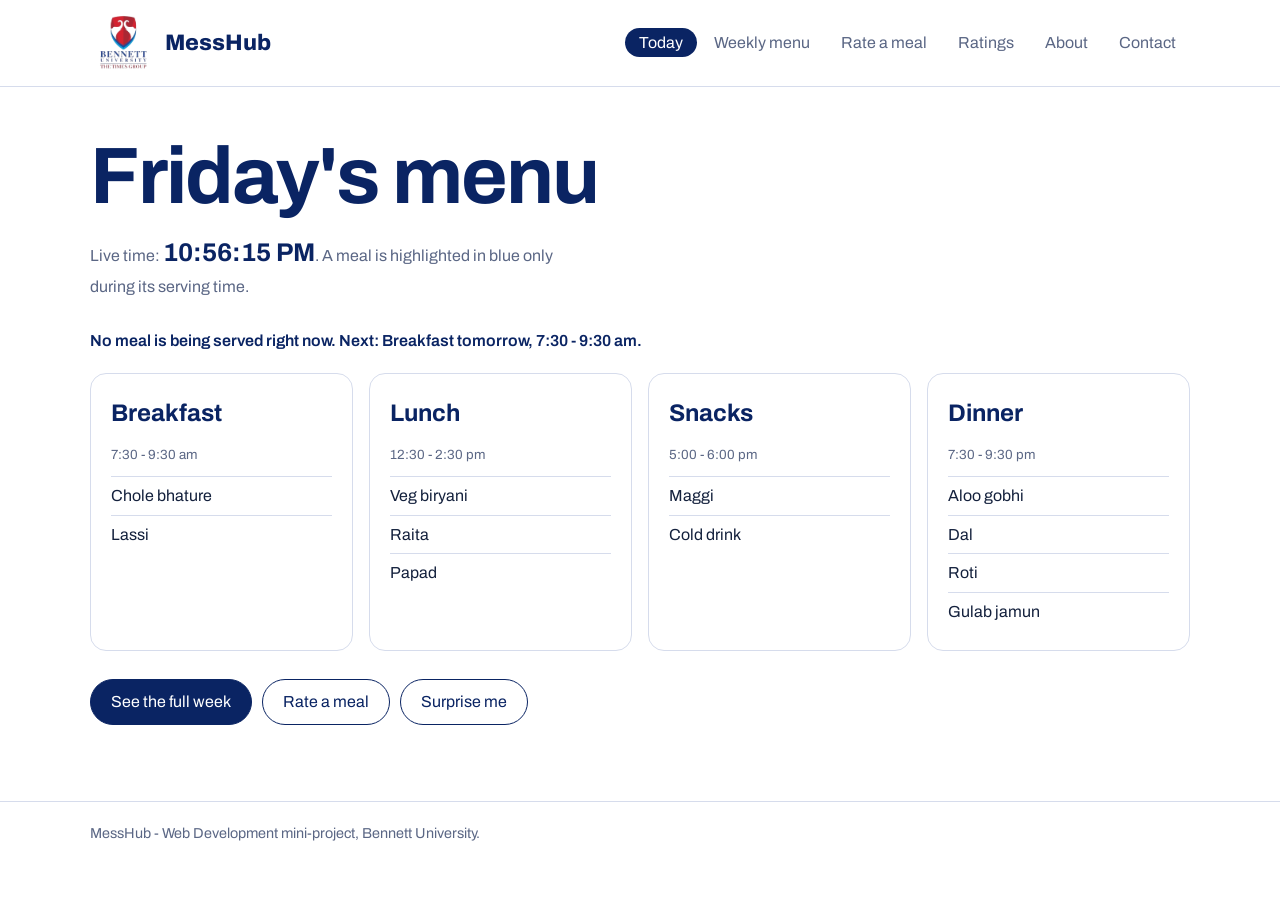
<file: index.html>
<!DOCTYPE html>
<html lang="en">
<head>
  <meta charset="UTF-8">
  <meta name="viewport" content="width=device-width, initial-scale=1">
  <title>Today | MessHub</title>
  <link rel="stylesheet" href="https://fonts.googleapis.com/css2?family=Archivo:wght@400;600;800&amp;display=swap">
  <link rel="stylesheet" href="css/style.css">
  <script src="js/script.js" defer></script>
</head>
<body id="home">
  <header>
    <div class="wrap">
      <a class="logo" href="index.html"><img src="assets/images/bennett-logo.png" alt="Bennett University logo"><span>MessHub</span></a>
      <nav>
      <a href="index.html" class="active">Today</a>
      <a href="menu.html">Weekly menu</a>
      <a href="feedback.html">Rate a meal</a>
      <a href="ratings.html">Ratings</a>
      <a href="about.html">About</a>
      <a href="contact.html">Contact</a>
      </nav>
    </div>
  </header>
  <main>
    <div class="wrap">
      <h1 id="title">Today's menu</h1>
      <p class="lead">Live time: <span id="clock"></span>. A meal is highlighted in blue only during its serving time.</p>
      <p class="status" id="status"></p>
      <div class="grid" id="grid"></div>
      <div class="row">
        <a class="btn" href="menu.html">See the full week</a>
        <a class="btn light" href="feedback.html">Rate a meal</a>
        <button class="btn light" id="surprise">Surprise me</button>
      </div>
      <p class="ok" id="pick"></p>
    </div>
  </main>
  <footer>
    <div class="wrap">MessHub - Web Development mini-project, Bennett University.</div>
  </footer>
</body>
</html>
</file>
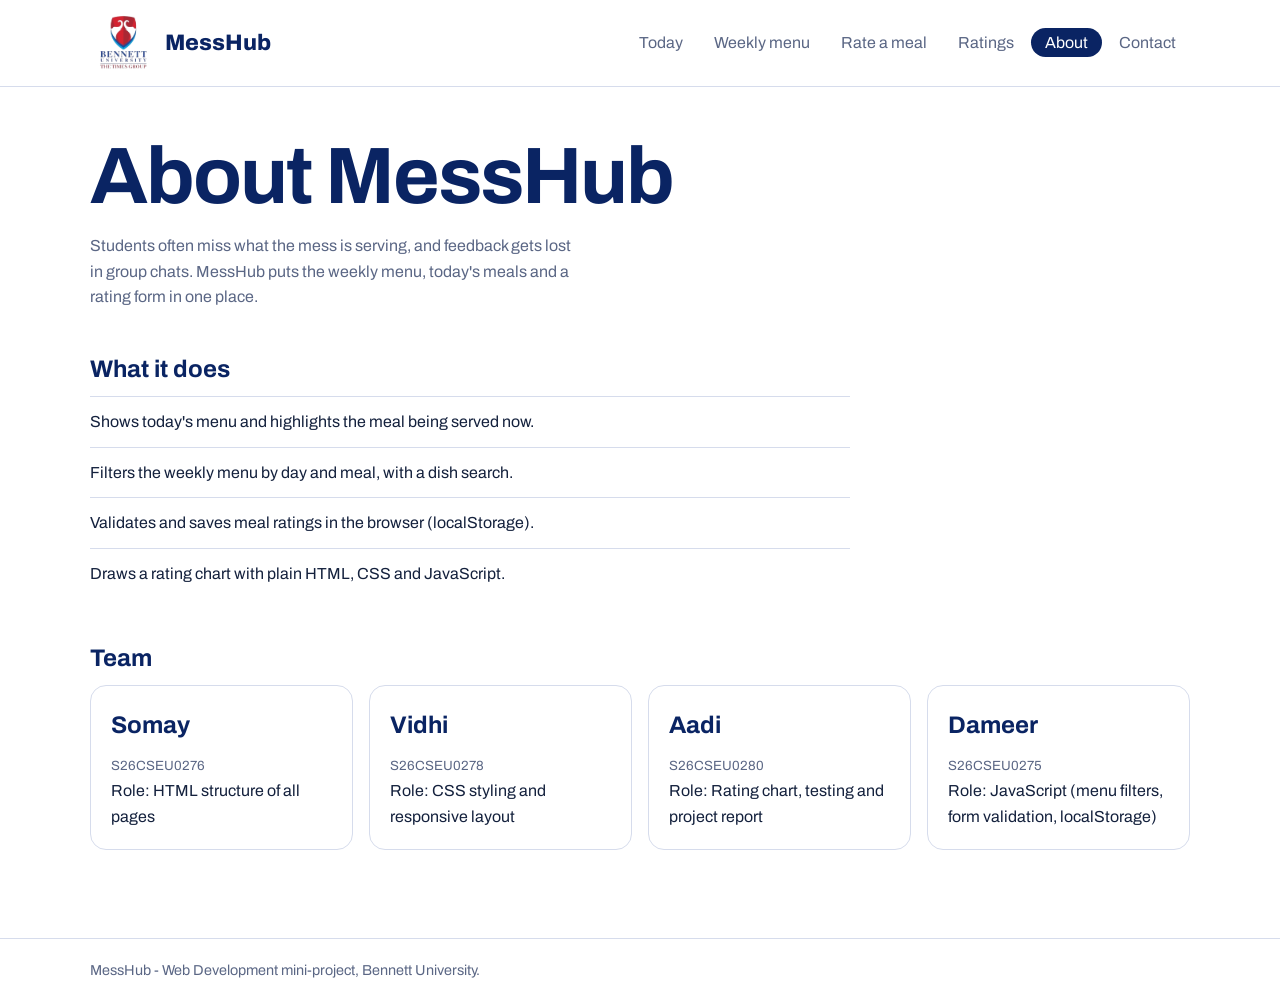
<file: about.html>
<!DOCTYPE html>
<html lang="en">
<head>
  <meta charset="UTF-8">
  <meta name="viewport" content="width=device-width, initial-scale=1">
  <title>About | MessHub</title>
  <link rel="stylesheet" href="https://fonts.googleapis.com/css2?family=Archivo:wght@400;600;800&amp;display=swap">
  <link rel="stylesheet" href="css/style.css">
  <script src="js/script.js" defer></script>
</head>
<body id="about">
  <header>
    <div class="wrap">
      <a class="logo" href="index.html"><img src="assets/images/bennett-logo.png" alt="Bennett University logo"><span>MessHub</span></a>
      <nav>
      <a href="index.html">Today</a>
      <a href="menu.html">Weekly menu</a>
      <a href="feedback.html">Rate a meal</a>
      <a href="ratings.html">Ratings</a>
      <a href="about.html" class="active">About</a>
      <a href="contact.html">Contact</a>
      </nav>
    </div>
  </header>
  <main>
    <div class="wrap">
      <h1>About MessHub</h1>
      <p class="lead">Students often miss what the mess is serving, and feedback gets lost in group chats. MessHub puts the weekly menu, today's meals and a rating form in one place.</p>
      <section><h2>What it does</h2>
        <ul class="list">
          <li>Shows today's menu and highlights the meal being served now.</li>
          <li>Filters the weekly menu by day and meal, with a dish search.</li>
          <li>Validates and saves meal ratings in the browser (localStorage).</li>
          <li>Draws a rating chart with plain HTML, CSS and JavaScript.</li>
        </ul>
      </section>
      <section><h2>Team</h2>
        <div class="grid">
        <div class="card"><h2>Somay</h2><small>S26CSEU0276</small><p>Role: HTML structure of all pages</p></div>
        <div class="card"><h2>Vidhi</h2><small>S26CSEU0278</small><p>Role: CSS styling and responsive layout</p></div>
        <div class="card"><h2>Aadi</h2><small>S26CSEU0280</small><p>Role: Rating chart, testing and project report</p></div>
        <div class="card"><h2>Dameer</h2><small>S26CSEU0275</small><p>Role: JavaScript (menu filters, form validation, localStorage)</p></div>
        </div>
      </section>
    </div>
  </main>
  <footer>
    <div class="wrap">MessHub - Web Development mini-project, Bennett University.</div>
  </footer>
</body>
</html>
</file>
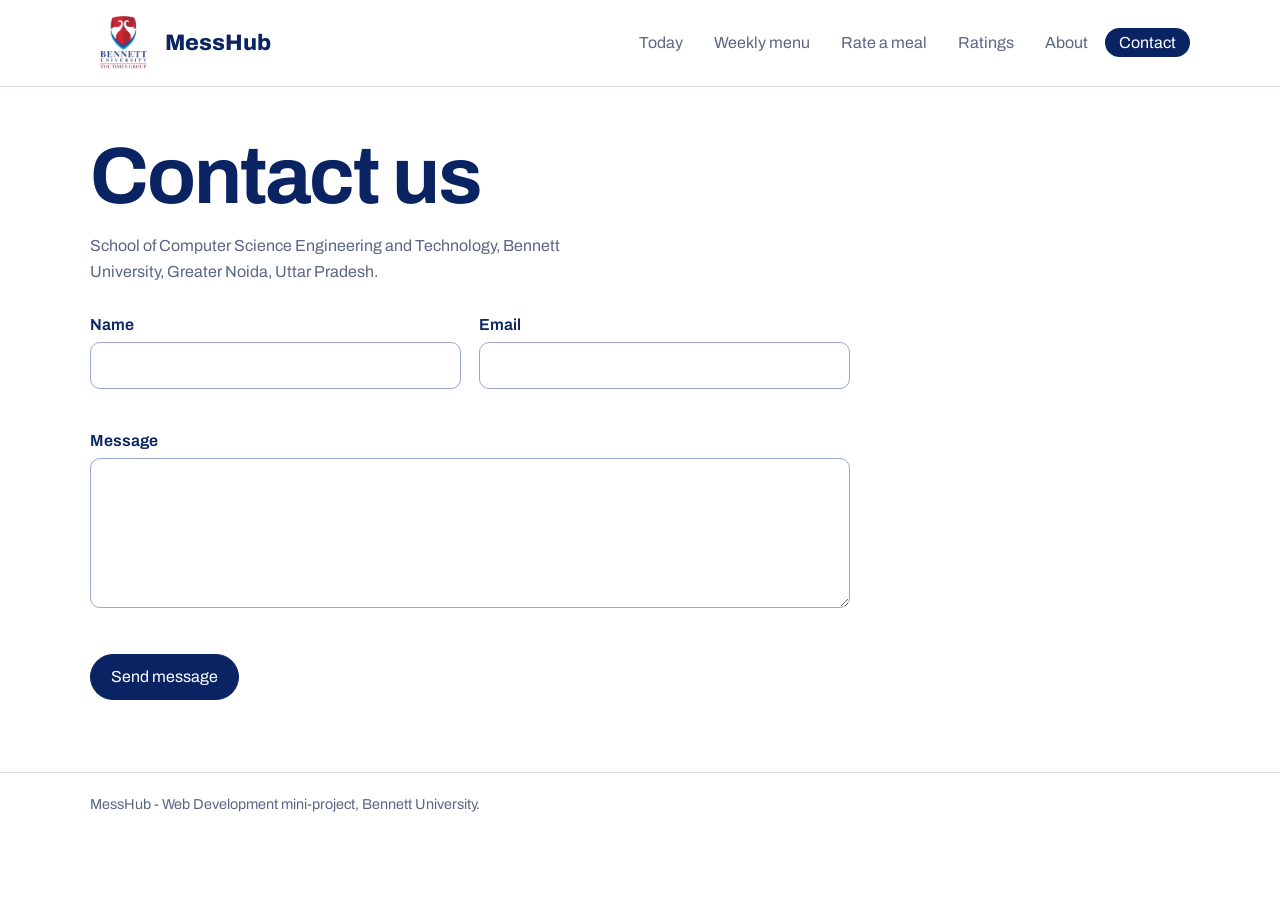
<file: contact.html>
<!DOCTYPE html>
<html lang="en">
<head>
  <meta charset="UTF-8">
  <meta name="viewport" content="width=device-width, initial-scale=1">
  <title>Contact | MessHub</title>
  <link rel="stylesheet" href="https://fonts.googleapis.com/css2?family=Archivo:wght@400;600;800&amp;display=swap">
  <link rel="stylesheet" href="css/style.css">
  <script src="js/script.js" defer></script>
</head>
<body id="contact">
  <header>
    <div class="wrap">
      <a class="logo" href="index.html"><img src="assets/images/bennett-logo.png" alt="Bennett University logo"><span>MessHub</span></a>
      <nav>
      <a href="index.html">Today</a>
      <a href="menu.html">Weekly menu</a>
      <a href="feedback.html">Rate a meal</a>
      <a href="ratings.html">Ratings</a>
      <a href="about.html">About</a>
      <a href="contact.html" class="active">Contact</a>
      </nav>
    </div>
  </header>
  <main>
    <div class="wrap">
      <h1>Contact us</h1>
      <p class="lead">School of Computer Science Engineering and Technology, Bennett University, Greater Noida, Uttar Pradesh.</p>
      <form id="ctForm" class="form" novalidate>
        <div><label for="name">Name</label><input id="name" name="name" type="text" placeholder=""><p class="err" id="name-err"></p></div>
        <div><label for="email">Email</label><input id="email" name="email" type="text" placeholder=""><p class="err" id="email-err"></p></div>
        <div class="wide"><label for="message">Message</label><textarea id="message" name="message" rows="5"></textarea><p class="err" id="message-err"></p></div>
        <div class="wide"><button class="btn" type="submit">Send message</button><p class="ok" id="ok"></p></div>
      </form>
    </div>
  </main>
  <footer>
    <div class="wrap">MessHub - Web Development mini-project, Bennett University.</div>
  </footer>
</body>
</html>
</file>
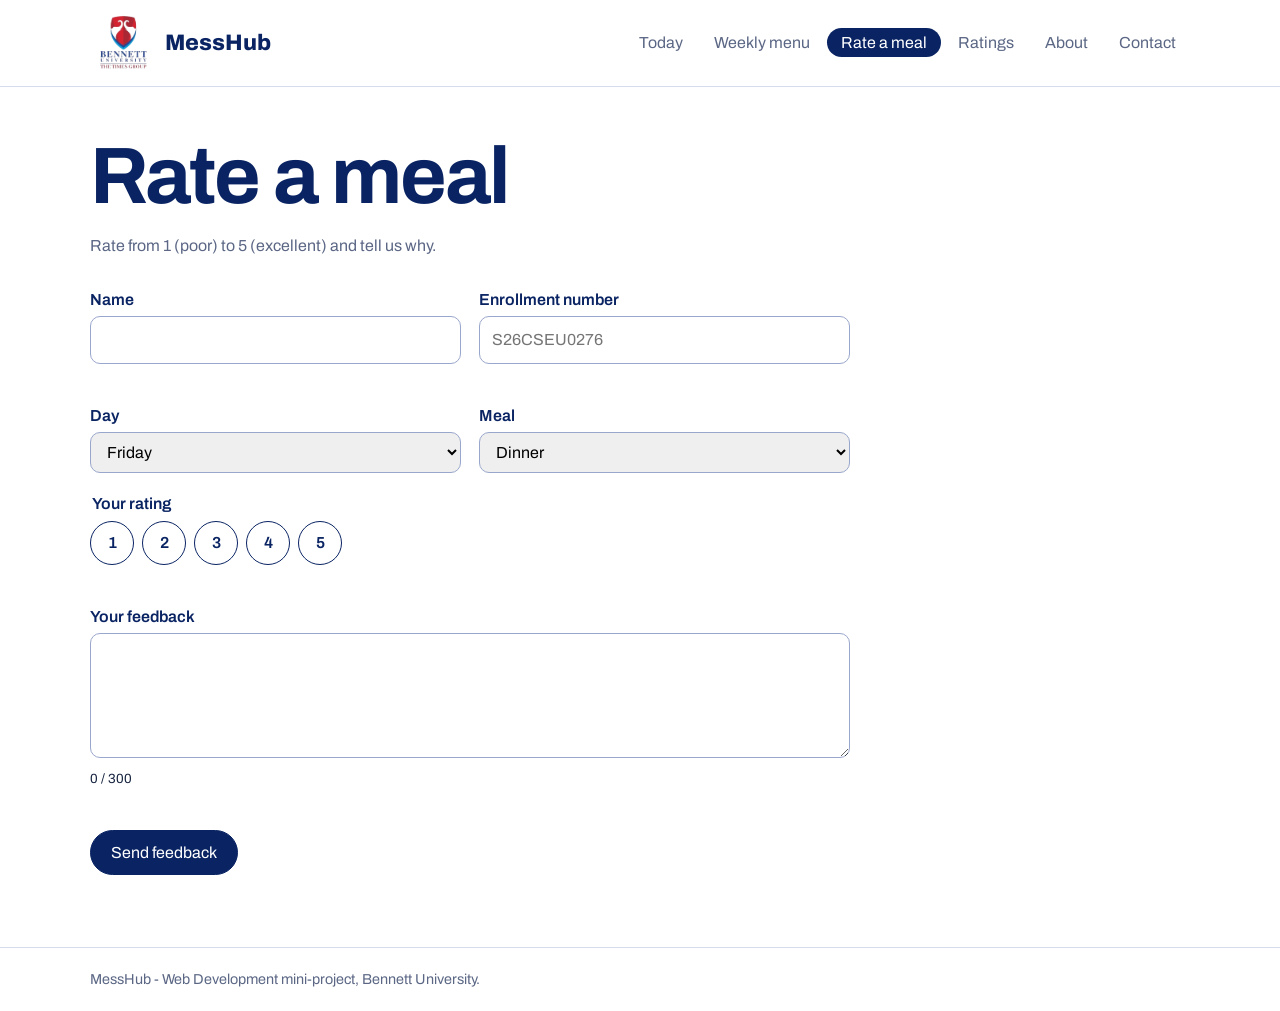
<file: feedback.html>
<!DOCTYPE html>
<html lang="en">
<head>
  <meta charset="UTF-8">
  <meta name="viewport" content="width=device-width, initial-scale=1">
  <title>Rate a meal | MessHub</title>
  <link rel="stylesheet" href="https://fonts.googleapis.com/css2?family=Archivo:wght@400;600;800&amp;display=swap">
  <link rel="stylesheet" href="css/style.css">
  <script src="js/script.js" defer></script>
</head>
<body id="feedback">
  <header>
    <div class="wrap">
      <a class="logo" href="index.html"><img src="assets/images/bennett-logo.png" alt="Bennett University logo"><span>MessHub</span></a>
      <nav>
      <a href="index.html">Today</a>
      <a href="menu.html">Weekly menu</a>
      <a href="feedback.html" class="active">Rate a meal</a>
      <a href="ratings.html">Ratings</a>
      <a href="about.html">About</a>
      <a href="contact.html">Contact</a>
      </nav>
    </div>
  </header>
  <main>
    <div class="wrap">
      <h1>Rate a meal</h1>
      <p class="lead">Rate from 1 (poor) to 5 (excellent) and tell us why.</p>
      <form id="fbForm" class="form" novalidate>
        <div><label for="name">Name</label><input id="name" name="name" type="text" placeholder=""><p class="err" id="name-err"></p></div>
        <div><label for="enroll">Enrollment number</label><input id="enroll" name="enroll" type="text" placeholder="S26CSEU0276"><p class="err" id="enroll-err"></p></div>
        <div><label for="day">Day</label><select id="day" name="day"></select></div>
        <div><label for="meal">Meal</label><select id="meal" name="meal"></select></div>
        <fieldset class="wide">
          <legend>Your rating</legend>
          <div class="rate"><label><input type="radio" name="rating" value="1">1</label><label><input type="radio" name="rating" value="2">2</label><label><input type="radio" name="rating" value="3">3</label><label><input type="radio" name="rating" value="4">4</label><label><input type="radio" name="rating" value="5">5</label><span id="ratingWord"></span></div>
          <p class="err" id="rating-err"></p>
        </fieldset>
        <div class="wide">
          <label for="comment">Your feedback</label>
          <textarea id="comment" name="comment" rows="4" maxlength="300"></textarea>
          <small id="count">0 / 300</small>
          <p class="err" id="comment-err"></p>
        </div>
        <div class="wide"><button class="btn" type="submit">Send feedback</button><p class="ok" id="ok"></p></div>
      </form>
    </div>
  </main>
  <footer>
    <div class="wrap">MessHub - Web Development mini-project, Bennett University.</div>
  </footer>
</body>
</html>
</file>
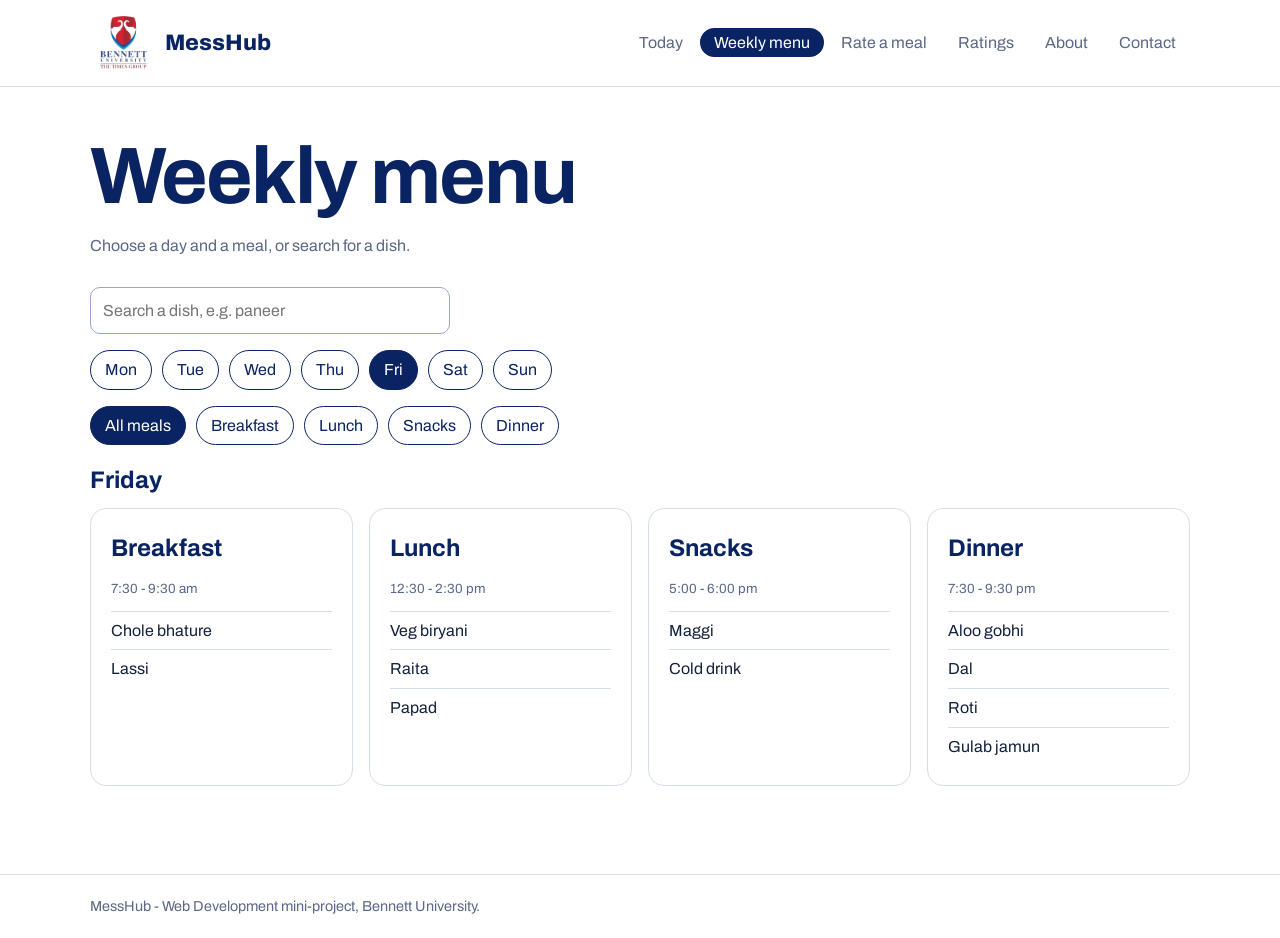
<file: menu.html>
<!DOCTYPE html>
<html lang="en">
<head>
  <meta charset="UTF-8">
  <meta name="viewport" content="width=device-width, initial-scale=1">
  <title>Weekly menu | MessHub</title>
  <link rel="stylesheet" href="https://fonts.googleapis.com/css2?family=Archivo:wght@400;600;800&amp;display=swap">
  <link rel="stylesheet" href="css/style.css">
  <script src="js/script.js" defer></script>
</head>
<body id="menu">
  <header>
    <div class="wrap">
      <a class="logo" href="index.html"><img src="assets/images/bennett-logo.png" alt="Bennett University logo"><span>MessHub</span></a>
      <nav>
      <a href="index.html">Today</a>
      <a href="menu.html" class="active">Weekly menu</a>
      <a href="feedback.html">Rate a meal</a>
      <a href="ratings.html">Ratings</a>
      <a href="about.html">About</a>
      <a href="contact.html">Contact</a>
      </nav>
    </div>
  </header>
  <main>
    <div class="wrap">
      <h1>Weekly menu</h1>
      <p class="lead">Choose a day and a meal, or search for a dish.</p>
      <input id="search" type="search" placeholder="Search a dish, e.g. paneer">
      <div class="row" id="days"></div>
      <div class="row" id="meals"></div>
      <h2 id="heading"></h2>
      <div class="grid" id="grid"></div>
    </div>
  </main>
  <footer>
    <div class="wrap">MessHub - Web Development mini-project, Bennett University.</div>
  </footer>
</body>
</html>
</file>
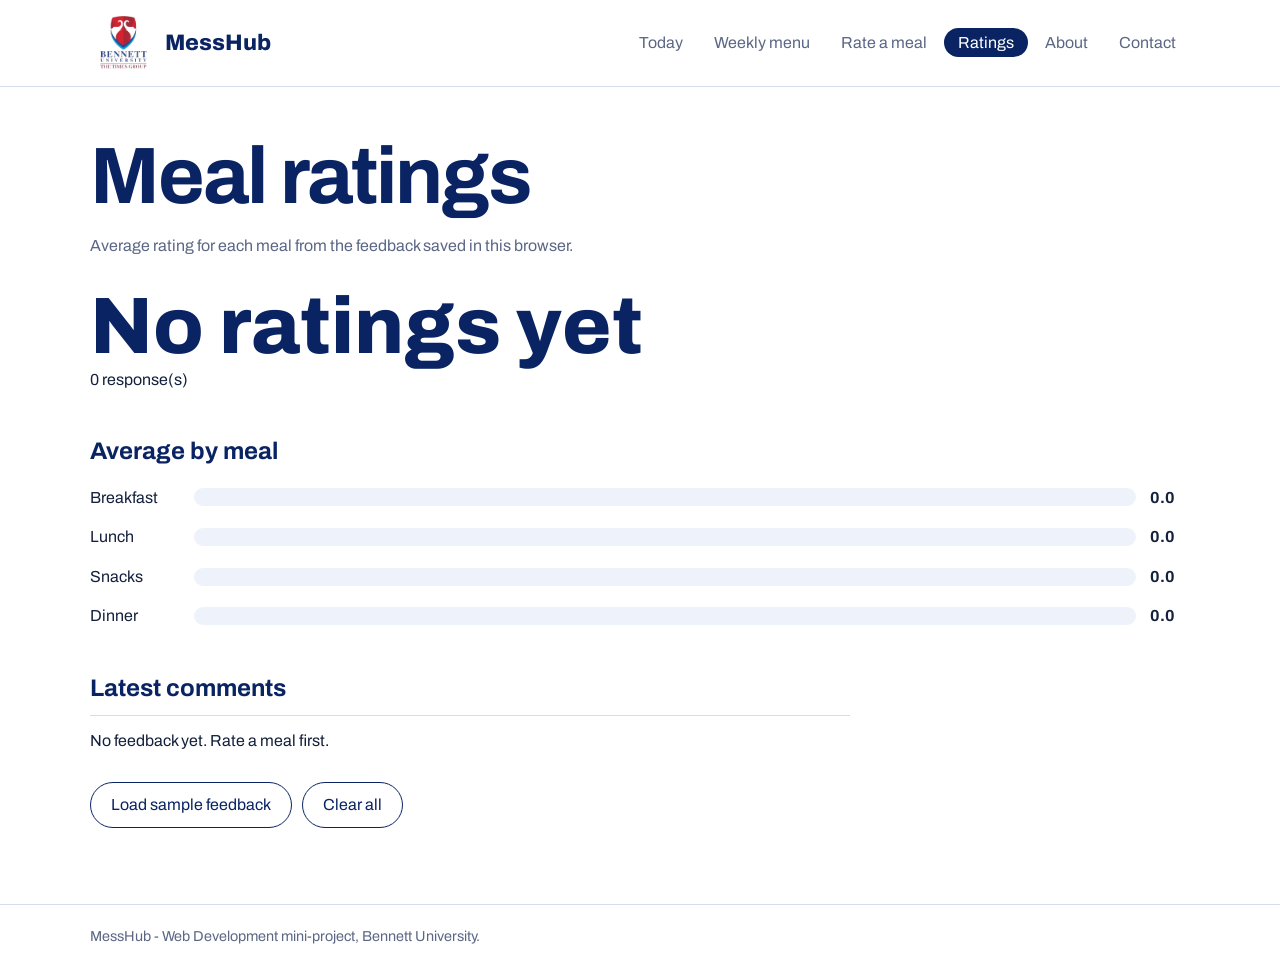
<file: ratings.html>
<!DOCTYPE html>
<html lang="en">
<head>
  <meta charset="UTF-8">
  <meta name="viewport" content="width=device-width, initial-scale=1">
  <title>Ratings | MessHub</title>
  <link rel="stylesheet" href="https://fonts.googleapis.com/css2?family=Archivo:wght@400;600;800&amp;display=swap">
  <link rel="stylesheet" href="css/style.css">
  <script src="js/script.js" defer></script>
</head>
<body id="ratings">
  <header>
    <div class="wrap">
      <a class="logo" href="index.html"><img src="assets/images/bennett-logo.png" alt="Bennett University logo"><span>MessHub</span></a>
      <nav>
      <a href="index.html">Today</a>
      <a href="menu.html">Weekly menu</a>
      <a href="feedback.html">Rate a meal</a>
      <a href="ratings.html" class="active">Ratings</a>
      <a href="about.html">About</a>
      <a href="contact.html">Contact</a>
      </nav>
    </div>
  </header>
  <main>
    <div class="wrap">
      <h1>Meal ratings</h1>
      <p class="lead">Average rating for each meal from the feedback saved in this browser.</p>
      <p class="big" id="overall"></p>
      <p id="total"></p>
      <section><h2>Average by meal</h2><div id="bars"></div></section>
      <section>
        <h2>Latest comments</h2>
        <ul class="list" id="recent"></ul>
        <div class="row">
          <button class="btn light" id="sample">Load sample feedback</button>
          <button class="btn light" id="clear">Clear all</button>
        </div>
      </section>
    </div>
  </main>
  <footer>
    <div class="wrap">MessHub - Web Development mini-project, Bennett University.</div>
  </footer>
</body>
</html>
</file>
<file: css/style.css>
/* Colours: white background, dark blue for everything else */
:root { --blue: #0a2463; --text: #14213d; --grey: #5b6785; --line: #d6dcec; --light: #eef2fb; }
* { box-sizing: border-box; margin: 0; }
body { background: #fff; color: var(--text); font-family: "Archivo", Arial, sans-serif; line-height: 1.6; }
a { color: var(--blue); }
.wrap { width: min(1100px, 92%); margin: auto; }

/* Header and navigation (Flexbox) */
header { border-bottom: 1px solid var(--line); position: sticky; top: 0; background: #fff; z-index: 5; }
header .wrap { display: flex; flex-wrap: wrap; justify-content: space-between; align-items: center; padding: 12px 0; }
.logo { display: flex; align-items: center; gap: 10px; font-size: 1.4rem; font-weight: 800; color: var(--blue); text-decoration: none; }
.logo img { height: 62px; width: auto; }
nav a { padding: 6px 14px; border-radius: 20px; text-decoration: none; color: var(--grey); }
nav a:hover { background: var(--light); }
nav a.active { background: var(--blue); color: #fff; }

main { padding: 50px 0 60px; min-height: 70vh; }
h1 { font-size: clamp(2.4rem, 8vw, 5rem); color: var(--blue); line-height: 1; letter-spacing: -2px; }
h2 { color: var(--blue); margin-bottom: 8px; }
.lead { color: var(--grey); margin: 16px 0 28px; max-width: 55ch; }
footer { border-top: 1px solid var(--line); padding: 20px 0; color: var(--grey); font-size: .9rem; }

/* Cards (Grid) */
.grid { display: grid; grid-template-columns: repeat(auto-fit, minmax(230px, 1fr)); gap: 16px; margin-bottom: 28px; }
.card { border: 1px solid var(--line); border-radius: 16px; padding: 20px; transition: transform .2s, box-shadow .2s; }
.card:hover { transform: translateY(-4px); box-shadow: 0 8px 20px rgba(10, 36, 99, .15); }
.card ul { list-style: none; padding: 0; margin-top: 10px; }
.card li { padding: 6px 0; border-top: 1px solid var(--line); }
.card small { color: var(--grey); }
.card.now { background: var(--blue); color: #fff; }
.card.now h2, .card.now small, .card.now li { color: #fff; border-color: #4a5f9a; }
.badge { background: #fff; color: var(--blue); font-size: .75rem; padding: 2px 10px; border-radius: 12px; margin-left: 6px; }

/* Buttons */
.btn, .chip { font: inherit; border: 1px solid var(--blue); background: var(--blue); color: #fff; padding: 9px 20px; border-radius: 24px; cursor: pointer; text-decoration: none; display: inline-block; }
.btn:hover { background: #1b3a8a; }
.btn.light, .chip { background: #fff; color: var(--blue); }
.chip { padding: 6px 14px; }
.chip:hover { background: var(--light); }
.chip.on { background: var(--blue); color: #fff; }
.row { display: flex; flex-wrap: wrap; gap: 10px; margin-bottom: 16px; }

/* Forms */
.form { display: grid; grid-template-columns: repeat(auto-fit, minmax(260px, 1fr)); gap: 18px; max-width: 760px; }
.wide { grid-column: 1 / -1; }
label, legend { display: block; font-weight: 600; margin-bottom: 4px; color: var(--blue); }
fieldset { border: 0; padding: 0; }
input, select, textarea { width: 100%; font: inherit; padding: 10px 12px; border: 1px solid #9aa7cc; border-radius: 10px; }
input:focus, select:focus, textarea:focus { outline: 2px solid var(--blue); }
.bad { border: 2px solid #c1121f; }
.err { color: #c1121f; font-size: .9rem; min-height: 1.3rem; }
.ok { color: var(--blue); font-weight: 600; margin-top: 12px; }
.rate { display: flex; gap: 8px; align-items: center; }
.rate label { width: 44px; height: 44px; border: 1px solid var(--blue); border-radius: 50%; display: grid; place-items: center; cursor: pointer; margin: 0; }
.rate label:hover { background: var(--light); }
.rate input { position: absolute; opacity: 0; width: 1px; }
.rate label:has(input:checked) { background: var(--blue); color: #fff; }
#ratingWord { color: var(--blue); font-weight: 600; margin-left: 8px; }

/* Ratings page */
.big { font-size: clamp(3rem, 10vw, 5rem); font-weight: 800; color: var(--blue); line-height: 1; }
.bar { display: grid; grid-template-columns: 90px 1fr 40px; gap: 14px; align-items: center; margin: 14px 0; }
.track { height: 18px; background: var(--light); border-radius: 10px; overflow: hidden; }
.fill { height: 100%; background: var(--blue); animation: grow .8s; }
@keyframes grow { from { width: 0; } }
.list { list-style: none; padding: 0; max-width: 760px; margin-bottom: 16px; }
.list li { padding: 12px 0; border-top: 1px solid var(--line); }
section { margin-top: 40px; }
#search { max-width: 360px; margin-bottom: 16px; }
#clock { font-size: 1.6rem; font-weight: 700; color: var(--blue); }

/* Status line on the home page */
.status { font-weight: 600; color: var(--blue); margin-bottom: 20px; }
</file>
